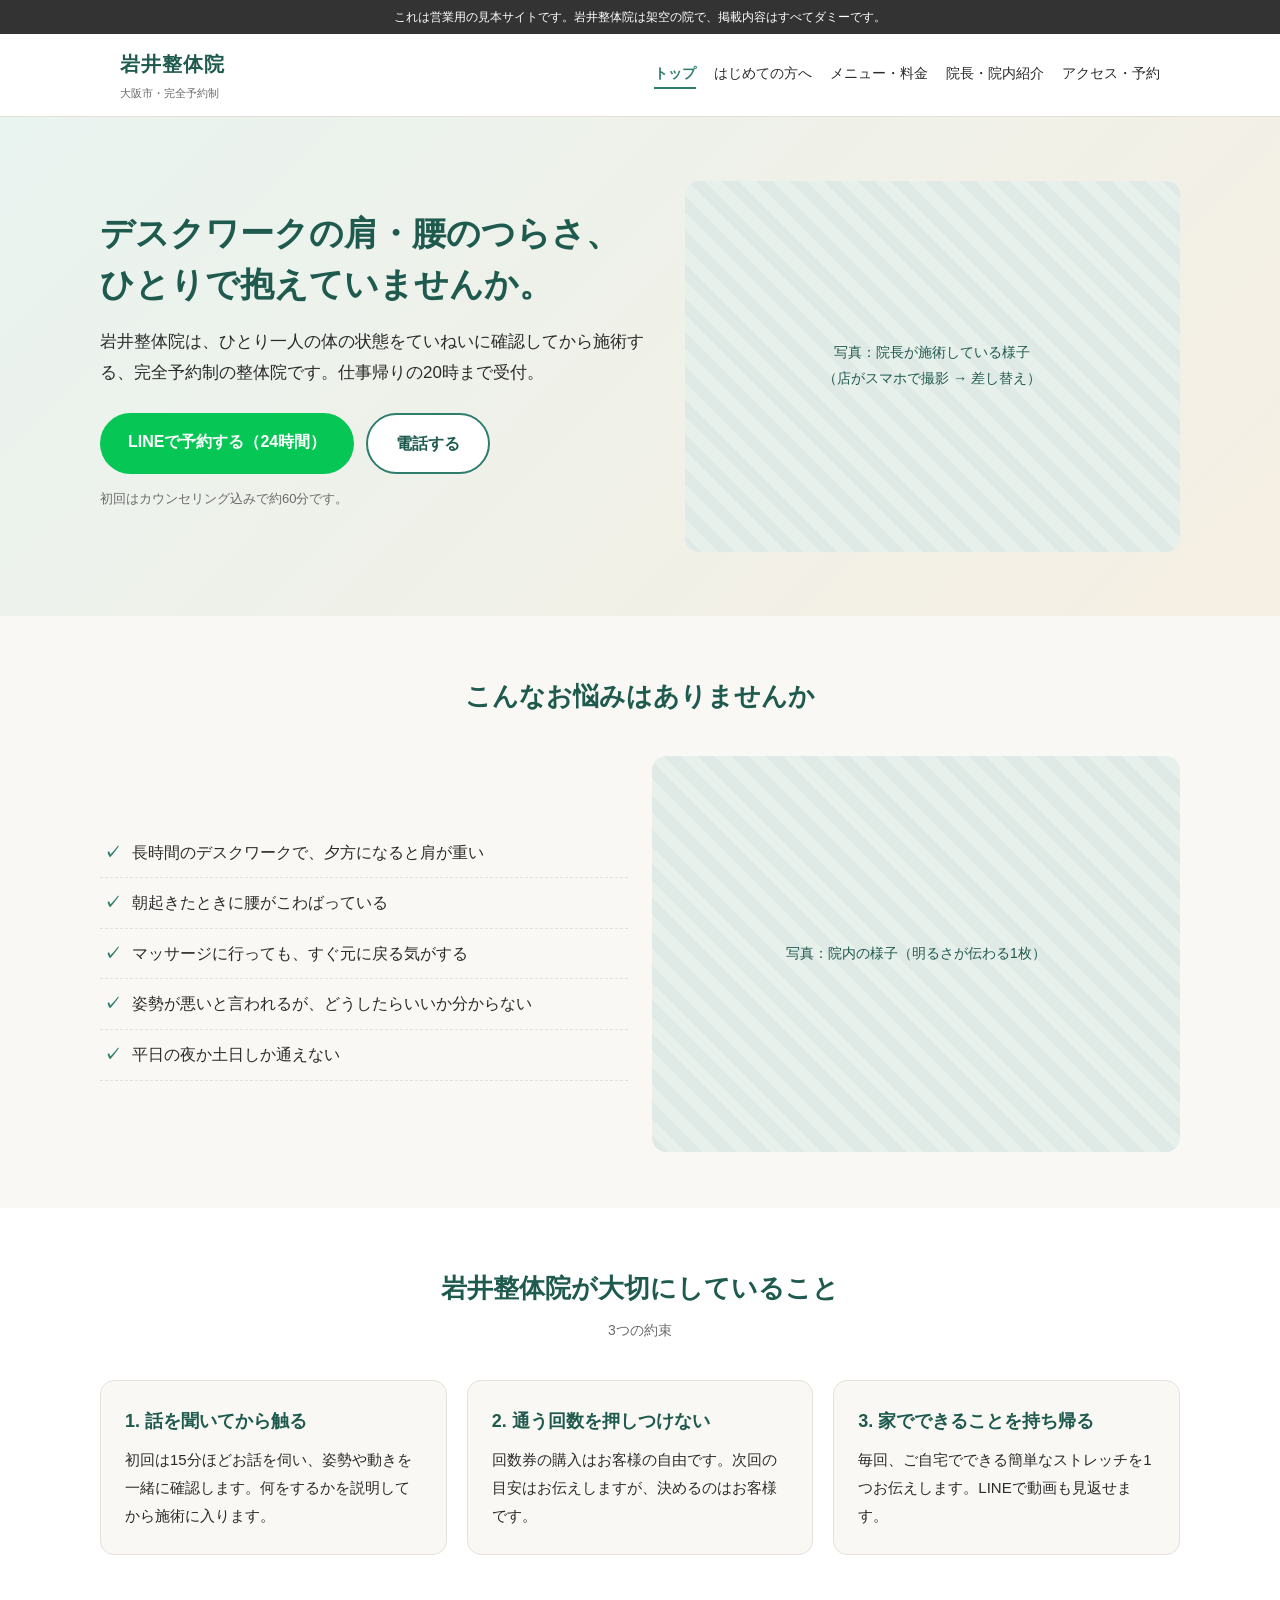
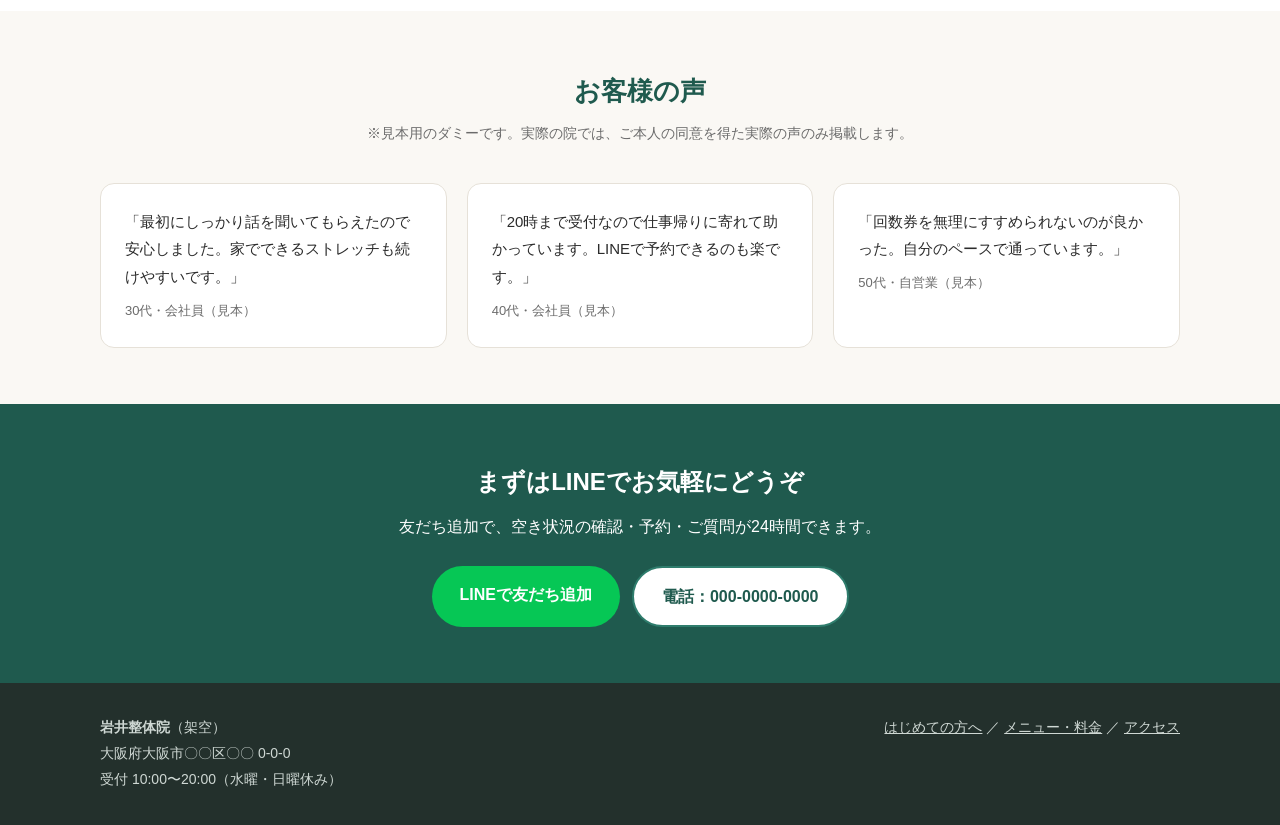
<file: seitai/sample_site/index.html>
<!DOCTYPE html>
<html lang="ja">
<head>
<meta charset="UTF-8">
<meta name="viewport" content="width=device-width, initial-scale=1">
<title>岩井整体院｜大阪市の整体（見本サイト）</title>
<meta name="description" content="大阪市の岩井整体院。肩や腰のつらさ、姿勢が気になる方へ。完全予約制・LINEで24時間予約受付。※営業用の見本サイトです。">
<meta name="robots" content="noindex">
<link rel="stylesheet" href="css/style.css">
</head>
<body>
<div class="sample-banner">これは営業用の見本サイトです。岩井整体院は架空の院で、掲載内容はすべてダミーです。</div>

<header class="site-header">
  <div class="header-inner">
    <a class="logo" href="index.html">岩井整体院<small>大阪市・完全予約制</small></a>
    <nav class="nav">
      <a href="index.html" aria-current="page">トップ</a>
      <a href="first.html">はじめての方へ</a>
      <a href="menu.html">メニュー・料金</a>
      <a href="about.html">院長・院内紹介</a>
      <a href="access.html">アクセス・予約</a>
    </nav>
  </div>
</header>

<main>
  <div class="hero">
    <div class="hero-inner">
      <div>
        <h1>デスクワークの肩・腰のつらさ、<br class="pc-only">ひとりで抱えていませんか。</h1>
        <p class="lead">岩井整体院は、ひとり一人の体の状態をていねいに確認してから施術する、完全予約制の整体院です。仕事帰りの20時まで受付。</p>
        <div class="cta">
          <a class="btn btn-line" href="#">LINEで予約する（24時間）</a>
          <a class="btn btn-tel" href="tel:000-0000-0000">電話する</a>
        </div>
        <p class="note">初回はカウンセリング込みで約60分です。</p>
      </div>
      <div class="photo">写真：院長が施術している様子<br>（店がスマホで撮影 → 差し替え）</div>
    </div>
  </div>

  <section>
    <div class="container">
      <div class="section-title">
        <h2>こんなお悩みはありませんか</h2>
      </div>
      <div class="grid-2">
        <ul class="check-list">
          <li>長時間のデスクワークで、夕方になると肩が重い</li>
          <li>朝起きたときに腰がこわばっている</li>
          <li>マッサージに行っても、すぐ元に戻る気がする</li>
          <li>姿勢が悪いと言われるが、どうしたらいいか分からない</li>
          <li>平日の夜か土日しか通えない</li>
        </ul>
        <div class="photo">写真：院内の様子（明るさが伝わる1枚）</div>
      </div>
    </div>
  </section>

  <section class="alt">
    <div class="container">
      <div class="section-title">
        <h2>岩井整体院が大切にしていること</h2>
        <p>3つの約束</p>
      </div>
      <div class="grid-3">
        <div class="card">
          <h3>1. 話を聞いてから触る</h3>
          <p>初回は15分ほどお話を伺い、姿勢や動きを一緒に確認します。何をするかを説明してから施術に入ります。</p>
        </div>
        <div class="card">
          <h3>2. 通う回数を押しつけない</h3>
          <p>回数券の購入はお客様の自由です。次回の目安はお伝えしますが、決めるのはお客様です。</p>
        </div>
        <div class="card">
          <h3>3. 家でできることを持ち帰る</h3>
          <p>毎回、ご自宅でできる簡単なストレッチを1つお伝えします。LINEで動画も見返せます。</p>
        </div>
      </div>
    </div>
  </section>

  <section>
    <div class="container">
      <div class="section-title">
        <h2>お客様の声</h2>
        <p>※見本用のダミーです。実際の院では、ご本人の同意を得た実際の声のみ掲載します。</p>
      </div>
      <div class="grid-3">
        <div class="card voice">
          <p>「最初にしっかり話を聞いてもらえたので安心しました。家でできるストレッチも続けやすいです。」</p>
          <p class="who">30代・会社員（見本）</p>
        </div>
        <div class="card voice">
          <p>「20時まで受付なので仕事帰りに寄れて助かっています。LINEで予約できるのも楽です。」</p>
          <p class="who">40代・会社員（見本）</p>
        </div>
        <div class="card voice">
          <p>「回数券を無理にすすめられないのが良かった。自分のペースで通っています。」</p>
          <p class="who">50代・自営業（見本）</p>
        </div>
      </div>
    </div>
  </section>

  <section class="cta-band">
    <div class="container">
      <h2>まずはLINEでお気軽にどうぞ</h2>
      <p>友だち追加で、空き状況の確認・予約・ご質問が24時間できます。</p>
      <div class="cta">
        <a class="btn btn-line" href="#">LINEで友だち追加</a>
        <a class="btn btn-tel" href="tel:000-0000-0000">電話：000-0000-0000</a>
      </div>
    </div>
  </section>
</main>

<footer class="site-footer">
  <div class="container">
    <div>
      <strong>岩井整体院</strong>（架空）<br>
      大阪府大阪市〇〇区〇〇 0-0-0<br>
      受付 10:00〜20:00（水曜・日曜休み）
    </div>
    <div>
      <a href="first.html">はじめての方へ</a> ／ <a href="menu.html">メニュー・料金</a> ／ <a href="access.html">アクセス</a>
    </div>
  </div>
</footer>

<div class="fixed-bar">
  <a class="tel" href="tel:000-0000-0000">電話する</a>
  <a class="line" href="#">LINE予約</a>
</div>
</body>
</html>
</file>
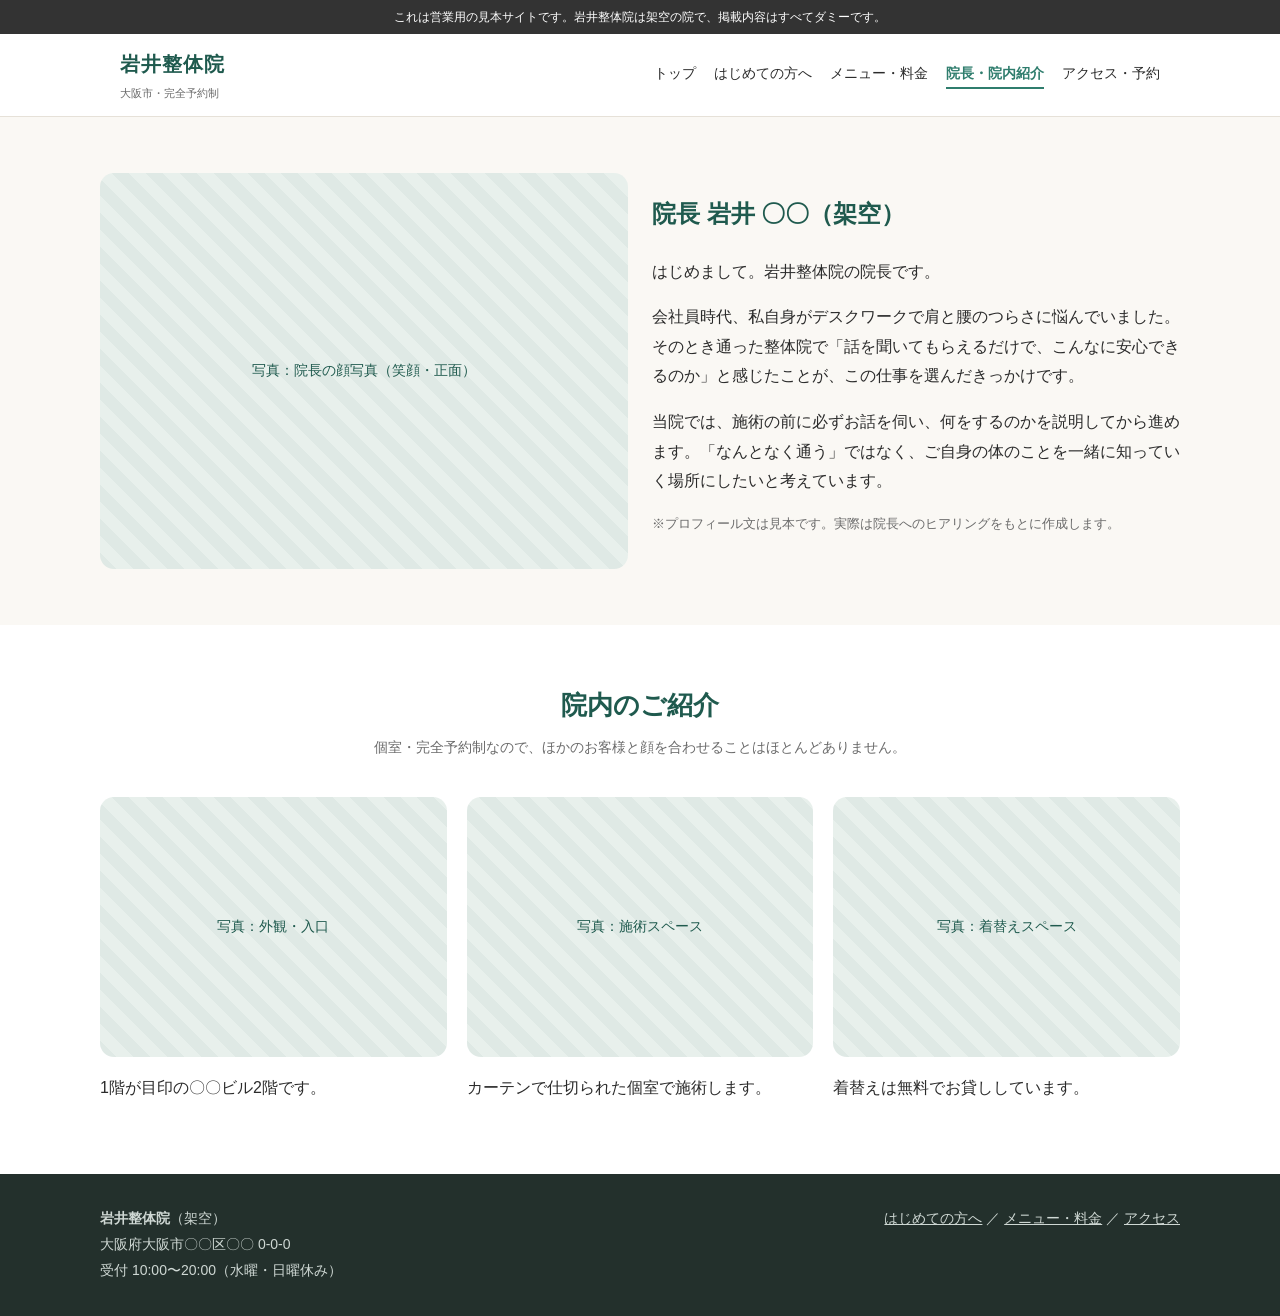
<file: seitai/sample_site/about.html>
<!DOCTYPE html>
<html lang="ja">
<head>
<meta charset="UTF-8">
<meta name="viewport" content="width=device-width, initial-scale=1">
<title>院長・院内紹介｜岩井整体院（見本サイト）</title>
<meta name="robots" content="noindex">
<link rel="stylesheet" href="css/style.css">
</head>
<body>
<div class="sample-banner">これは営業用の見本サイトです。岩井整体院は架空の院で、掲載内容はすべてダミーです。</div>

<header class="site-header">
  <div class="header-inner">
    <a class="logo" href="index.html">岩井整体院<small>大阪市・完全予約制</small></a>
    <nav class="nav">
      <a href="index.html">トップ</a>
      <a href="first.html">はじめての方へ</a>
      <a href="menu.html">メニュー・料金</a>
      <a href="about.html" aria-current="page">院長・院内紹介</a>
      <a href="access.html">アクセス・予約</a>
    </nav>
  </div>
</header>

<main>
  <section>
    <div class="container grid-2">
      <div class="photo">写真：院長の顔写真（笑顔・正面）</div>
      <div>
        <h2 style="color:var(--main-dark);margin-top:0">院長 岩井 〇〇（架空）</h2>
        <p>はじめまして。岩井整体院の院長です。</p>
        <p>会社員時代、私自身がデスクワークで肩と腰のつらさに悩んでいました。そのとき通った整体院で「話を聞いてもらえるだけで、こんなに安心できるのか」と感じたことが、この仕事を選んだきっかけです。</p>
        <p>当院では、施術の前に必ずお話を伺い、何をするのかを説明してから進めます。「なんとなく通う」ではなく、ご自身の体のことを一緒に知っていく場所にしたいと考えています。</p>
        <p class="note">※プロフィール文は見本です。実際は院長へのヒアリングをもとに作成します。</p>
      </div>
    </div>
  </section>

  <section class="alt">
    <div class="container">
      <div class="section-title">
        <h2>院内のご紹介</h2>
        <p>個室・完全予約制なので、ほかのお客様と顔を合わせることはほとんどありません。</p>
      </div>
      <div class="grid-3">
        <div>
          <div class="photo">写真：外観・入口</div>
          <p>1階が目印の〇〇ビル2階です。</p>
        </div>
        <div>
          <div class="photo">写真：施術スペース</div>
          <p>カーテンで仕切られた個室で施術します。</p>
        </div>
        <div>
          <div class="photo">写真：着替えスペース</div>
          <p>着替えは無料でお貸ししています。</p>
        </div>
      </div>
    </div>
  </section>
</main>

<footer class="site-footer">
  <div class="container">
    <div>
      <strong>岩井整体院</strong>（架空）<br>
      大阪府大阪市〇〇区〇〇 0-0-0<br>
      受付 10:00〜20:00（水曜・日曜休み）
    </div>
    <div>
      <a href="first.html">はじめての方へ</a> ／ <a href="menu.html">メニュー・料金</a> ／ <a href="access.html">アクセス</a>
    </div>
  </div>
</footer>

<div class="fixed-bar">
  <a class="tel" href="tel:000-0000-0000">電話する</a>
  <a class="line" href="#">LINE予約</a>
</div>
</body>
</html>
</file>
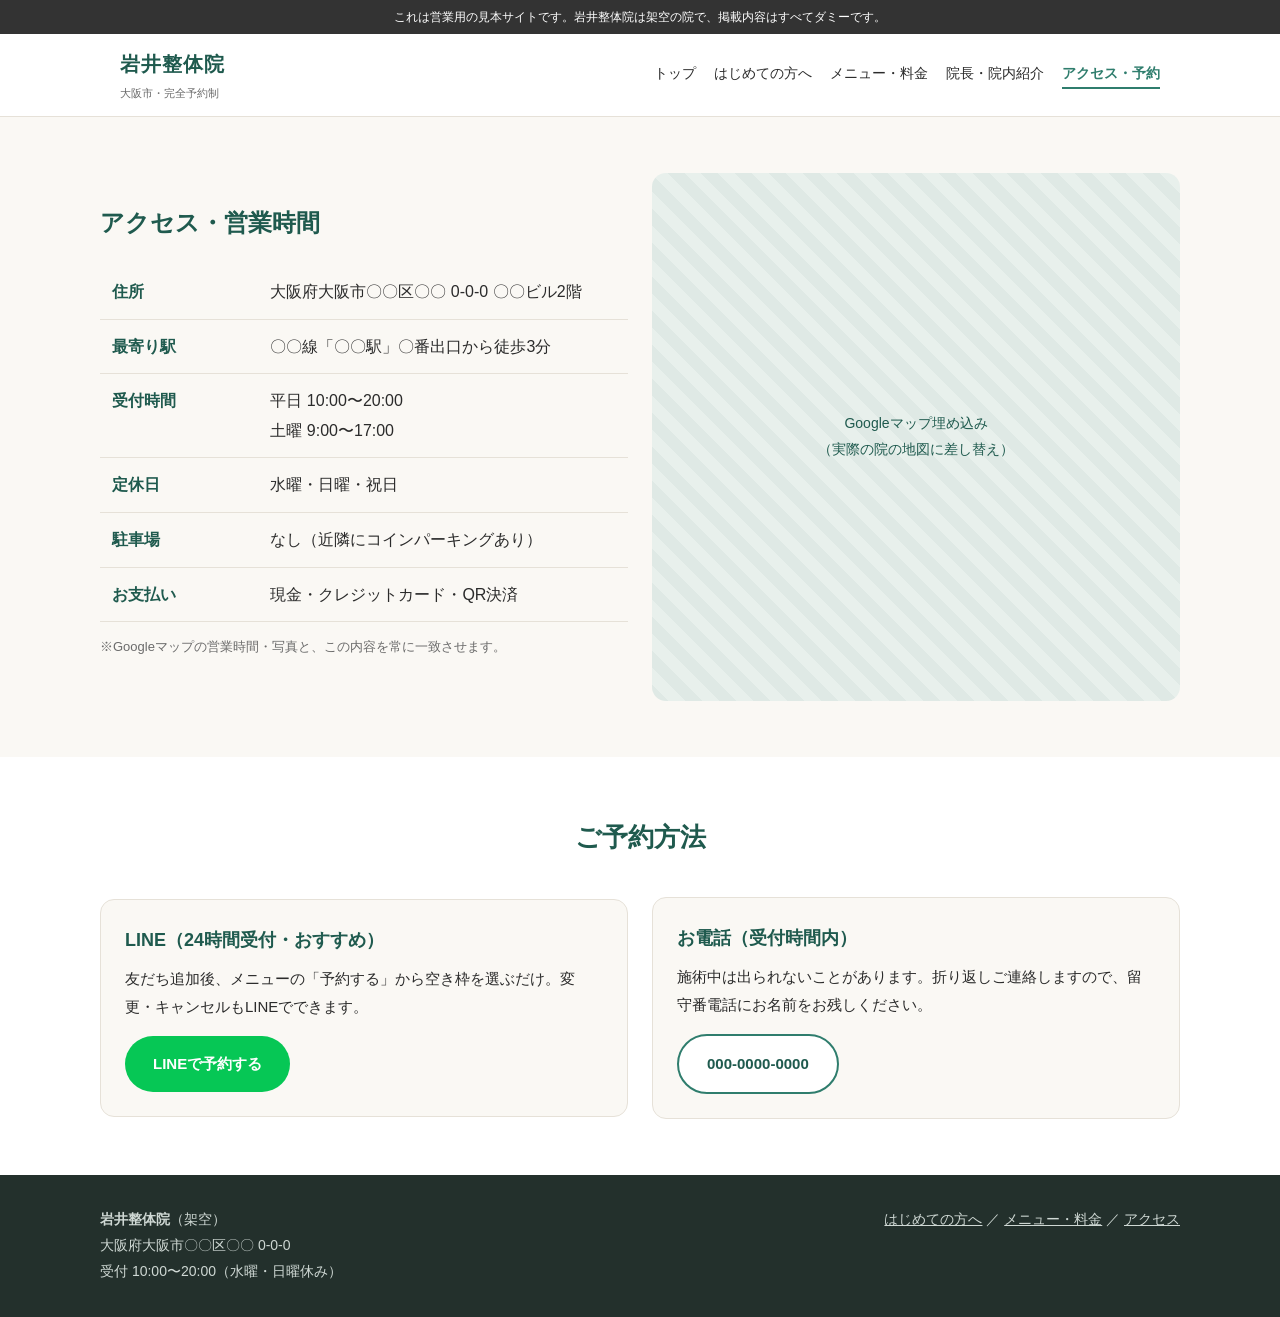
<file: seitai/sample_site/access.html>
<!DOCTYPE html>
<html lang="ja">
<head>
<meta charset="UTF-8">
<meta name="viewport" content="width=device-width, initial-scale=1">
<title>アクセス・予約｜岩井整体院（見本サイト）</title>
<meta name="robots" content="noindex">
<link rel="stylesheet" href="css/style.css">
</head>
<body>
<div class="sample-banner">これは営業用の見本サイトです。岩井整体院は架空の院で、掲載内容はすべてダミーです。</div>

<header class="site-header">
  <div class="header-inner">
    <a class="logo" href="index.html">岩井整体院<small>大阪市・完全予約制</small></a>
    <nav class="nav">
      <a href="index.html">トップ</a>
      <a href="first.html">はじめての方へ</a>
      <a href="menu.html">メニュー・料金</a>
      <a href="about.html">院長・院内紹介</a>
      <a href="access.html" aria-current="page">アクセス・予約</a>
    </nav>
  </div>
</header>

<main>
  <section>
    <div class="container grid-2">
      <div>
        <h2 style="color:var(--main-dark);margin-top:0">アクセス・営業時間</h2>
        <table class="info-table">
          <tr><th>住所</th><td>大阪府大阪市〇〇区〇〇 0-0-0 〇〇ビル2階</td></tr>
          <tr><th>最寄り駅</th><td>〇〇線「〇〇駅」〇番出口から徒歩3分</td></tr>
          <tr><th>受付時間</th><td>平日 10:00〜20:00<br>土曜 9:00〜17:00</td></tr>
          <tr><th>定休日</th><td>水曜・日曜・祝日</td></tr>
          <tr><th>駐車場</th><td>なし（近隣にコインパーキングあり）</td></tr>
          <tr><th>お支払い</th><td>現金・クレジットカード・QR決済</td></tr>
        </table>
        <p class="note">※Googleマップの営業時間・写真と、この内容を常に一致させます。</p>
      </div>
      <div class="photo" style="aspect-ratio:1/1">Googleマップ埋め込み<br>（実際の院の地図に差し替え）</div>
    </div>
  </section>

  <section class="alt">
    <div class="container">
      <div class="section-title">
        <h2>ご予約方法</h2>
      </div>
      <div class="grid-2">
        <div class="card">
          <h3>LINE（24時間受付・おすすめ）</h3>
          <p>友だち追加後、メニューの「予約する」から空き枠を選ぶだけ。変更・キャンセルもLINEでできます。</p>
          <p style="margin-top:16px"><a class="btn btn-line" href="#">LINEで予約する</a></p>
        </div>
        <div class="card">
          <h3>お電話（受付時間内）</h3>
          <p>施術中は出られないことがあります。折り返しご連絡しますので、留守番電話にお名前をお残しください。</p>
          <p style="margin-top:16px"><a class="btn btn-tel" href="tel:000-0000-0000">000-0000-0000</a></p>
        </div>
      </div>
    </div>
  </section>
</main>

<footer class="site-footer">
  <div class="container">
    <div>
      <strong>岩井整体院</strong>（架空）<br>
      大阪府大阪市〇〇区〇〇 0-0-0<br>
      受付 10:00〜20:00（水曜・日曜休み）
    </div>
    <div>
      <a href="first.html">はじめての方へ</a> ／ <a href="menu.html">メニュー・料金</a> ／ <a href="access.html">アクセス</a>
    </div>
  </div>
</footer>

<div class="fixed-bar">
  <a class="tel" href="tel:000-0000-0000">電話する</a>
  <a class="line" href="#">LINE予約</a>
</div>
</body>
</html>
</file>
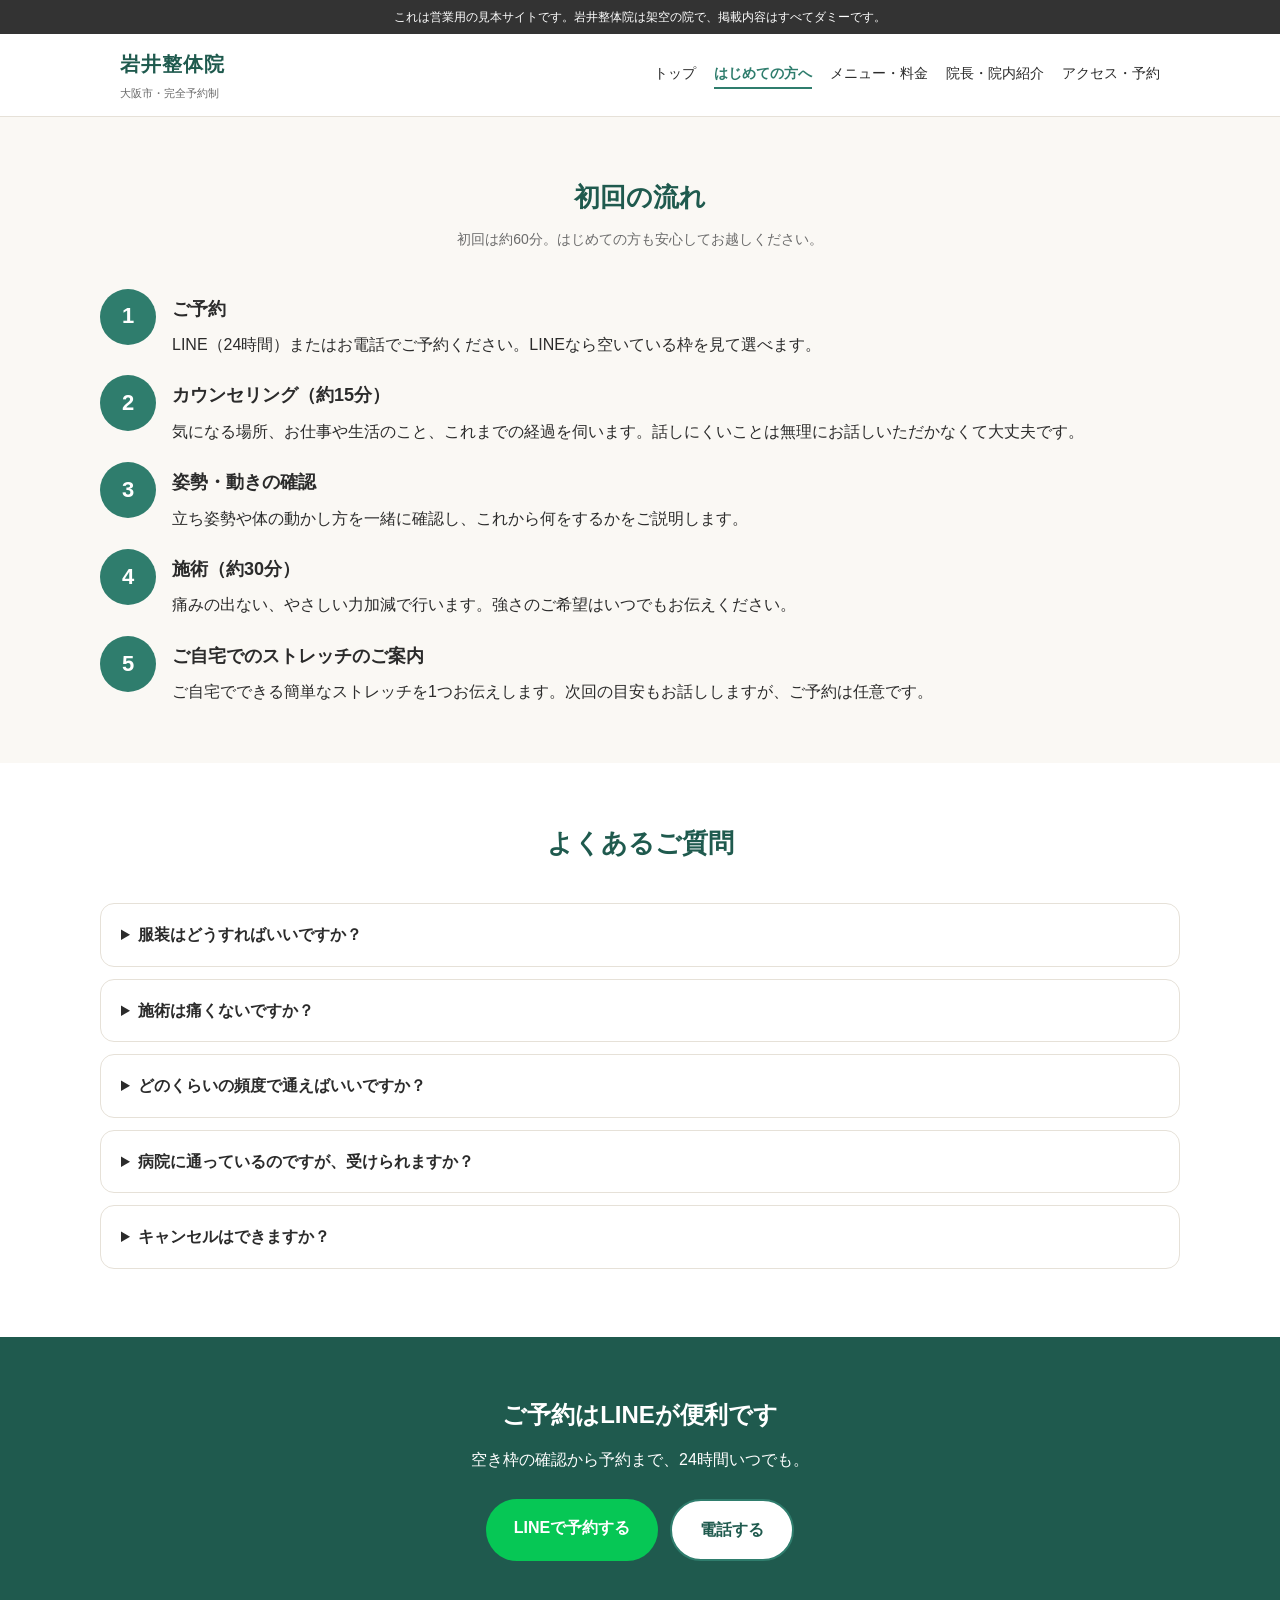
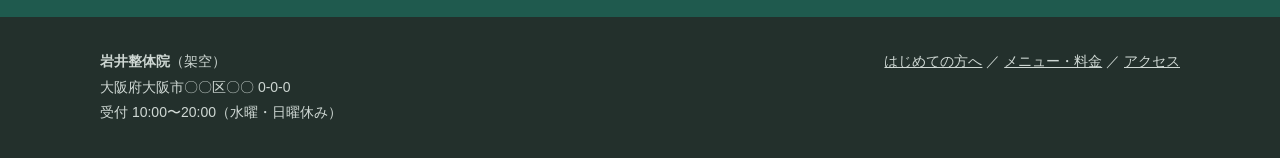
<file: seitai/sample_site/first.html>
<!DOCTYPE html>
<html lang="ja">
<head>
<meta charset="UTF-8">
<meta name="viewport" content="width=device-width, initial-scale=1">
<title>はじめての方へ｜岩井整体院（見本サイト）</title>
<meta name="robots" content="noindex">
<link rel="stylesheet" href="css/style.css">
</head>
<body>
<div class="sample-banner">これは営業用の見本サイトです。岩井整体院は架空の院で、掲載内容はすべてダミーです。</div>

<header class="site-header">
  <div class="header-inner">
    <a class="logo" href="index.html">岩井整体院<small>大阪市・完全予約制</small></a>
    <nav class="nav">
      <a href="index.html">トップ</a>
      <a href="first.html" aria-current="page">はじめての方へ</a>
      <a href="menu.html">メニュー・料金</a>
      <a href="about.html">院長・院内紹介</a>
      <a href="access.html">アクセス・予約</a>
    </nav>
  </div>
</header>

<main>
  <section>
    <div class="container">
      <div class="section-title">
        <h2>初回の流れ</h2>
        <p>初回は約60分。はじめての方も安心してお越しください。</p>
      </div>
      <div class="steps">
        <div class="step">
          <div>
            <h3>ご予約</h3>
            <p>LINE（24時間）またはお電話でご予約ください。LINEなら空いている枠を見て選べます。</p>
          </div>
        </div>
        <div class="step">
          <div>
            <h3>カウンセリング（約15分）</h3>
            <p>気になる場所、お仕事や生活のこと、これまでの経過を伺います。話しにくいことは無理にお話しいただかなくて大丈夫です。</p>
          </div>
        </div>
        <div class="step">
          <div>
            <h3>姿勢・動きの確認</h3>
            <p>立ち姿勢や体の動かし方を一緒に確認し、これから何をするかをご説明します。</p>
          </div>
        </div>
        <div class="step">
          <div>
            <h3>施術（約30分）</h3>
            <p>痛みの出ない、やさしい力加減で行います。強さのご希望はいつでもお伝えください。</p>
          </div>
        </div>
        <div class="step">
          <div>
            <h3>ご自宅でのストレッチのご案内</h3>
            <p>ご自宅でできる簡単なストレッチを1つお伝えします。次回の目安もお話ししますが、ご予約は任意です。</p>
          </div>
        </div>
      </div>
    </div>
  </section>

  <section class="alt">
    <div class="container">
      <div class="section-title">
        <h2>よくあるご質問</h2>
      </div>
      <details>
        <summary>服装はどうすればいいですか？</summary>
        <p>動きやすい服装でお越しください。着替え（Tシャツ・ハーフパンツ）も無料でお貸ししています。</p>
      </details>
      <details>
        <summary>施術は痛くないですか？</summary>
        <p>ボキボキと鳴らすような施術は行いません。力加減はその都度確認しながら進めます。</p>
      </details>
      <details>
        <summary>どのくらいの頻度で通えばいいですか？</summary>
        <p>お体の状態とご都合をふまえて目安をお伝えしますが、通う頻度はお客様が決めていただけます。回数券の購入も必須ではありません。</p>
      </details>
      <details>
        <summary>病院に通っているのですが、受けられますか？</summary>
        <p>通院中の方や強い痛み・しびれがある方は、まず医師にご相談ください。整体は医療行為ではないため、診断や治療は行っておりません。</p>
      </details>
      <details>
        <summary>キャンセルはできますか？</summary>
        <p>LINEから前日までキャンセル・変更ができます。当日の場合はお電話ください。</p>
      </details>
    </div>
  </section>

  <section class="cta-band">
    <div class="container">
      <h2>ご予約はLINEが便利です</h2>
      <p>空き枠の確認から予約まで、24時間いつでも。</p>
      <div class="cta">
        <a class="btn btn-line" href="#">LINEで予約する</a>
        <a class="btn btn-tel" href="tel:000-0000-0000">電話する</a>
      </div>
    </div>
  </section>
</main>

<footer class="site-footer">
  <div class="container">
    <div>
      <strong>岩井整体院</strong>（架空）<br>
      大阪府大阪市〇〇区〇〇 0-0-0<br>
      受付 10:00〜20:00（水曜・日曜休み）
    </div>
    <div>
      <a href="first.html">はじめての方へ</a> ／ <a href="menu.html">メニュー・料金</a> ／ <a href="access.html">アクセス</a>
    </div>
  </div>
</footer>

<div class="fixed-bar">
  <a class="tel" href="tel:000-0000-0000">電話する</a>
  <a class="line" href="#">LINE予約</a>
</div>
</body>
</html>
</file>
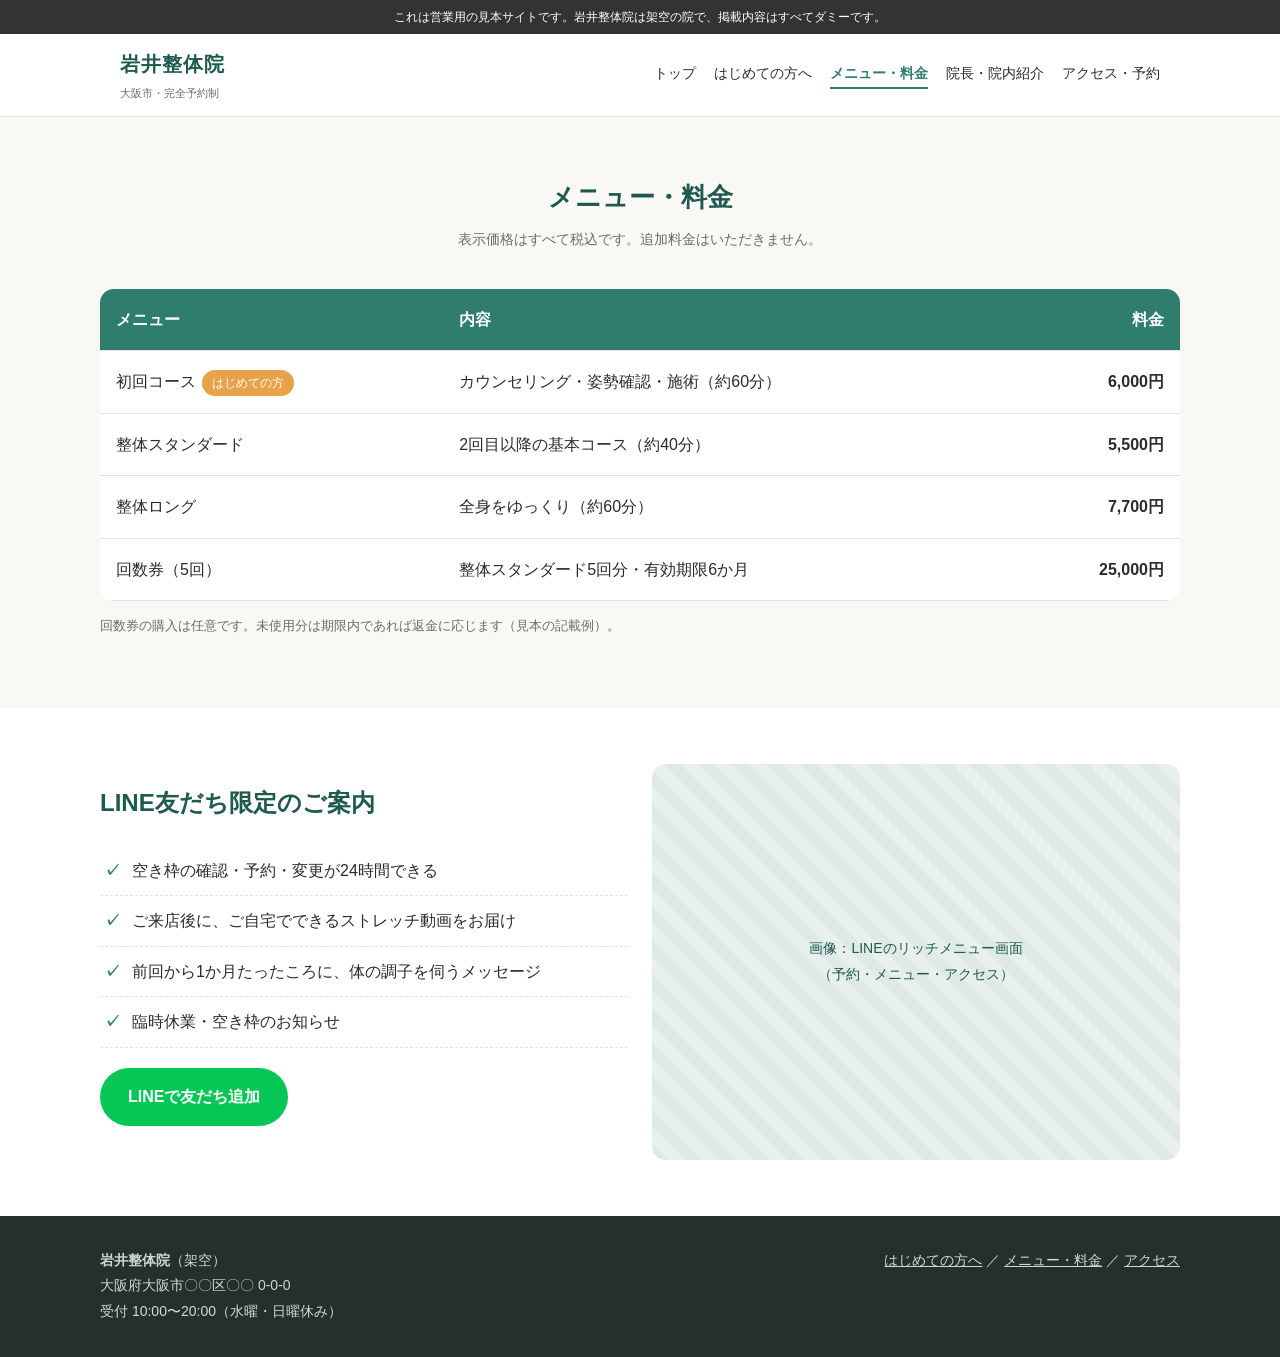
<file: seitai/sample_site/menu.html>
<!DOCTYPE html>
<html lang="ja">
<head>
<meta charset="UTF-8">
<meta name="viewport" content="width=device-width, initial-scale=1">
<title>メニュー・料金｜岩井整体院（見本サイト）</title>
<meta name="robots" content="noindex">
<link rel="stylesheet" href="css/style.css">
</head>
<body>
<div class="sample-banner">これは営業用の見本サイトです。岩井整体院は架空の院で、掲載内容はすべてダミーです。</div>

<header class="site-header">
  <div class="header-inner">
    <a class="logo" href="index.html">岩井整体院<small>大阪市・完全予約制</small></a>
    <nav class="nav">
      <a href="index.html">トップ</a>
      <a href="first.html">はじめての方へ</a>
      <a href="menu.html" aria-current="page">メニュー・料金</a>
      <a href="about.html">院長・院内紹介</a>
      <a href="access.html">アクセス・予約</a>
    </nav>
  </div>
</header>

<main>
  <section>
    <div class="container">
      <div class="section-title">
        <h2>メニュー・料金</h2>
        <p>表示価格はすべて税込です。追加料金はいただきません。</p>
      </div>
      <table class="price-table">
        <thead>
          <tr><th>メニュー</th><th>内容</th><th style="text-align:right">料金</th></tr>
        </thead>
        <tbody>
          <tr>
            <td>初回コース<span class="badge">はじめての方</span></td>
            <td>カウンセリング・姿勢確認・施術（約60分）</td>
            <td class="price">6,000円</td>
          </tr>
          <tr>
            <td>整体スタンダード</td>
            <td>2回目以降の基本コース（約40分）</td>
            <td class="price">5,500円</td>
          </tr>
          <tr>
            <td>整体ロング</td>
            <td>全身をゆっくり（約60分）</td>
            <td class="price">7,700円</td>
          </tr>
          <tr>
            <td>回数券（5回）</td>
            <td>整体スタンダード5回分・有効期限6か月</td>
            <td class="price">25,000円</td>
          </tr>
        </tbody>
      </table>
      <p class="note">回数券の購入は任意です。未使用分は期限内であれば返金に応じます（見本の記載例）。</p>
    </div>
  </section>

  <section class="alt">
    <div class="container grid-2">
      <div>
        <h2 style="color:var(--main-dark);margin-top:0">LINE友だち限定のご案内</h2>
        <ul class="check-list">
          <li>空き枠の確認・予約・変更が24時間できる</li>
          <li>ご来店後に、ご自宅でできるストレッチ動画をお届け</li>
          <li>前回から1か月たったころに、体の調子を伺うメッセージ</li>
          <li>臨時休業・空き枠のお知らせ</li>
        </ul>
        <p style="margin-top:20px"><a class="btn btn-line" href="#">LINEで友だち追加</a></p>
      </div>
      <div class="photo">画像：LINEのリッチメニュー画面<br>（予約・メニュー・アクセス）</div>
    </div>
  </section>
</main>

<footer class="site-footer">
  <div class="container">
    <div>
      <strong>岩井整体院</strong>（架空）<br>
      大阪府大阪市〇〇区〇〇 0-0-0<br>
      受付 10:00〜20:00（水曜・日曜休み）
    </div>
    <div>
      <a href="first.html">はじめての方へ</a> ／ <a href="menu.html">メニュー・料金</a> ／ <a href="access.html">アクセス</a>
    </div>
  </div>
</footer>

<div class="fixed-bar">
  <a class="tel" href="tel:000-0000-0000">電話する</a>
  <a class="line" href="#">LINE予約</a>
</div>
</body>
</html>
</file>
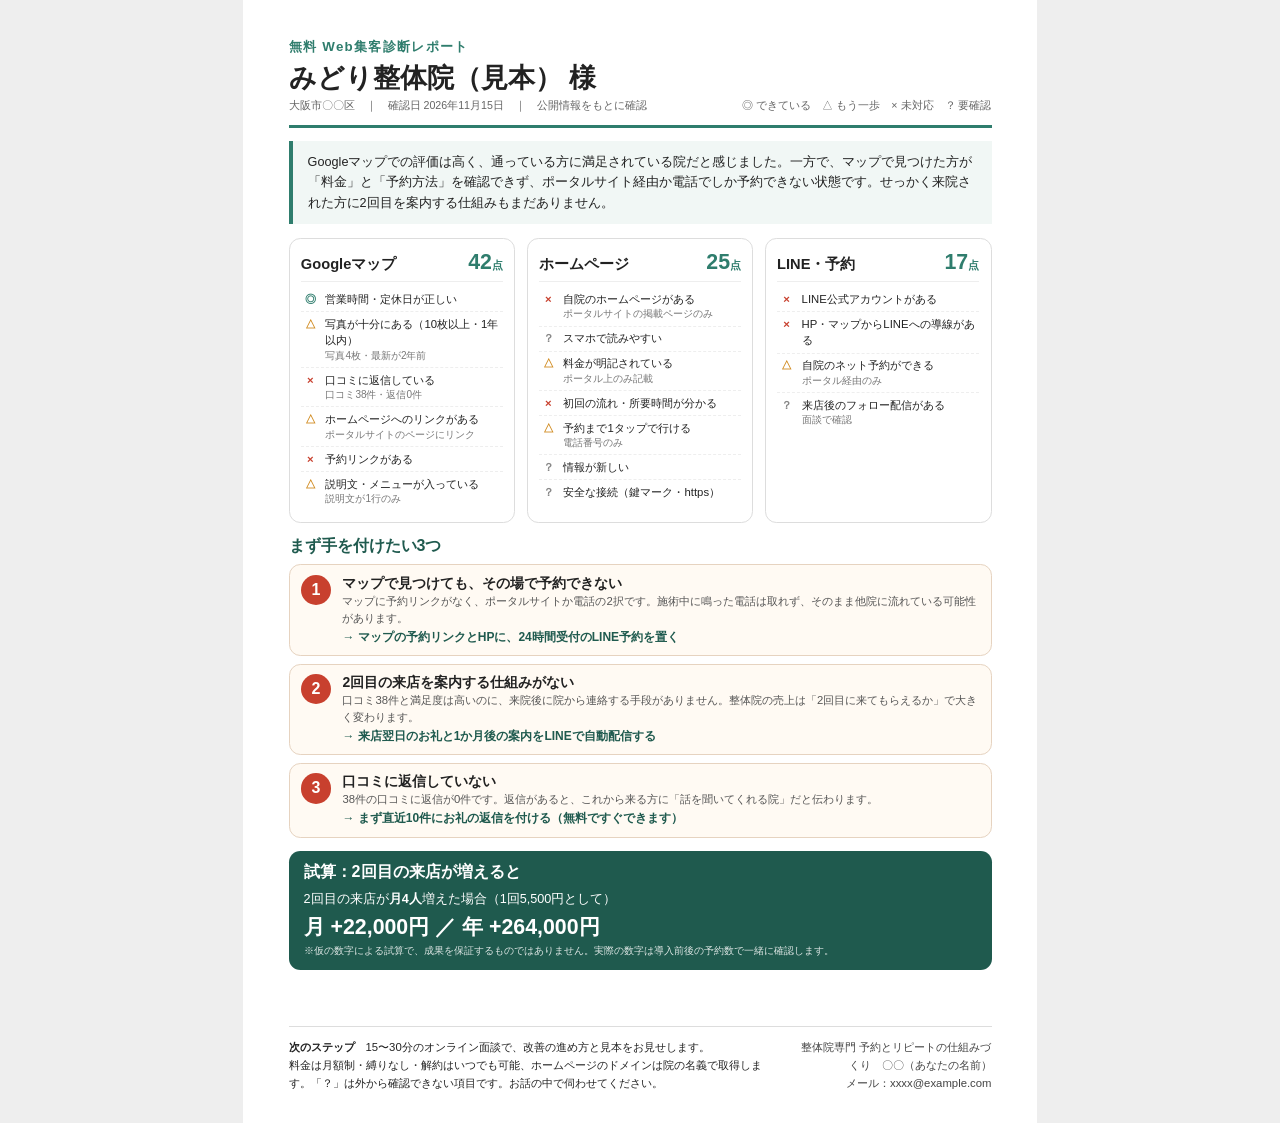
<file: seitai/diagnosis/samples/みどり整体院（見本）_診断レポート.html>
<!DOCTYPE html>
<html lang="ja"><head><meta charset="UTF-8">
<title>みどり整体院（見本） 様 Web集客診断レポート</title>
<style>
@page { size: A4; margin: 0; }
* { box-sizing: border-box; }
body { margin: 0; font-family: "Hiragino Kaku Gothic ProN","Noto Sans JP","Yu Gothic",sans-serif;
       color: #222; background: #eee; -webkit-print-color-adjust: exact; print-color-adjust: exact; }
.page { width: 210mm; height: 297mm; margin: 0 auto; background: #fff; padding: 10mm 12mm 8mm;
        display: flex; flex-direction: column; gap: 3.5mm; overflow: hidden; }
@media print { body { background: #fff; } .page { margin: 0; } }
header { display: flex; justify-content: space-between; align-items: flex-end;
         border-bottom: 3px solid #2f7d6d; padding-bottom: 3mm; }
.kicker { color: #2f7d6d; font-weight: 700; font-size: 10pt; letter-spacing: .1em; }
h1 { margin: 1mm 0; font-size: 20pt; }
.meta { font-size: 8pt; color: #666; }
.legend { font-size: 8pt; color: #666; white-space: nowrap; }
.summary { margin: 0; font-size: 9.5pt; line-height: 1.6; background: #f1f7f5; padding: 3mm 4mm;
           border-left: 4px solid #2f7d6d; }
h2 { font-size: 12pt; margin: 0 0 2mm; color: #1f5a4e; }
.areas { display: grid; grid-template-columns: repeat(3, 1fr); gap: 3mm; }
.area { border: 1px solid #ddd; border-radius: 3mm; padding: 3mm; }
.area-head { display: flex; justify-content: space-between; align-items: baseline;
             border-bottom: 1px solid #eee; padding-bottom: 1.5mm; margin-bottom: 1.5mm; }
.area h3 { margin: 0; font-size: 11pt; }
.score { font-size: 16pt; font-weight: 700; color: #2f7d6d; }
.score small { font-size: 8pt; }
.area ul { list-style: none; margin: 0; padding: 0; }
.area li { display: grid; grid-template-columns: 5mm 1fr; gap: 1.5mm; padding: 1mm 0;
           border-bottom: 1px dashed #eee; font-size: 8.5pt; line-height: 1.45; }
.area li:last-child { border-bottom: 0; }
.mark { font-weight: 700; text-align: center; }
.ok .mark { color: #2f7d6d; } .warn .mark { color: #d08a1e; }
.ng .mark { color: #c8402e; } .unknown .mark { color: #888; }
.note { color: #777; font-size: 7.5pt; }
.issues { display: grid; gap: 2mm; }
.issue { display: grid; grid-template-columns: 8mm 1fr; gap: 3mm; border: 1px solid #e6d3c0;
         background: #fffaf3; border-radius: 3mm; padding: 2.5mm 3mm; }
.num { width: 8mm; height: 8mm; border-radius: 50%; background: #c8402e; color: #fff;
       display: flex; align-items: center; justify-content: center; font-weight: 700; }
.issue-title { font-weight: 700; font-size: 10.5pt; }
.issue-detail { font-size: 8.5pt; color: #555; line-height: 1.5; }
.issue-fix { font-size: 9pt; color: #1f5a4e; font-weight: 700; margin-top: .5mm; }
.sim { background: #1f5a4e; color: #fff; border-radius: 3mm; padding: 3mm 4mm; }
.sim h2 { color: #fff; }
.sim p { margin: 0; font-size: 9.5pt; }
.sim .big { display: block; font-size: 16pt; font-weight: 700; margin: 1mm 0; }
.sim .caveat { font-size: 7.5pt; opacity: .85; }
footer { margin-top: auto; display: flex; justify-content: space-between; gap: 6mm;
         border-top: 1px solid #ddd; padding-top: 3mm; font-size: 8.5pt; line-height: 1.6; }
.sender { text-align: right; max-width: 62mm; color: #444; }
</style></head>
<body><div class="page">
<header>
  <div>
    <div class="kicker">無料 Web集客診断レポート</div>
    <h1>みどり整体院（見本） 様</h1>
    <div class="meta">大阪市〇〇区　｜　確認日 2026年11月15日　｜　公開情報をもとに確認</div>
  </div>
  <div class="legend">◎ できている　△ もう一歩　× 未対応　？ 要確認</div>
</header>

<p class="summary">Googleマップでの評価は高く、通っている方に満足されている院だと感じました。一方で、マップで見つけた方が「料金」と「予約方法」を確認できず、ポータルサイト経由か電話でしか予約できない状態です。せっかく来院された方に2回目を案内する仕組みもまだありません。</p>

<section class="areas"><div class="area"><div class="area-head"><h3>Googleマップ</h3><div class="score">42<small>点</small></div></div><ul><li class="ok"><span class="mark">◎</span><div><div class="label">営業時間・定休日が正しい</div></div></li><li class="warn"><span class="mark">△</span><div><div class="label">写真が十分にある（10枚以上・1年以内）</div><div class="note">写真4枚・最新が2年前</div></div></li><li class="ng"><span class="mark">×</span><div><div class="label">口コミに返信している</div><div class="note">口コミ38件・返信0件</div></div></li><li class="warn"><span class="mark">△</span><div><div class="label">ホームページへのリンクがある</div><div class="note">ポータルサイトのページにリンク</div></div></li><li class="ng"><span class="mark">×</span><div><div class="label">予約リンクがある</div></div></li><li class="warn"><span class="mark">△</span><div><div class="label">説明文・メニューが入っている</div><div class="note">説明文が1行のみ</div></div></li></ul></div><div class="area"><div class="area-head"><h3>ホームページ</h3><div class="score">25<small>点</small></div></div><ul><li class="ng"><span class="mark">×</span><div><div class="label">自院のホームページがある</div><div class="note">ポータルサイトの掲載ページのみ</div></div></li><li class="unknown"><span class="mark">？</span><div><div class="label">スマホで読みやすい</div></div></li><li class="warn"><span class="mark">△</span><div><div class="label">料金が明記されている</div><div class="note">ポータル上のみ記載</div></div></li><li class="ng"><span class="mark">×</span><div><div class="label">初回の流れ・所要時間が分かる</div></div></li><li class="warn"><span class="mark">△</span><div><div class="label">予約まで1タップで行ける</div><div class="note">電話番号のみ</div></div></li><li class="unknown"><span class="mark">？</span><div><div class="label">情報が新しい</div></div></li><li class="unknown"><span class="mark">？</span><div><div class="label">安全な接続（鍵マーク・https）</div></div></li></ul></div><div class="area"><div class="area-head"><h3>LINE・予約</h3><div class="score">17<small>点</small></div></div><ul><li class="ng"><span class="mark">×</span><div><div class="label">LINE公式アカウントがある</div></div></li><li class="ng"><span class="mark">×</span><div><div class="label">HP・マップからLINEへの導線がある</div></div></li><li class="warn"><span class="mark">△</span><div><div class="label">自院のネット予約ができる</div><div class="note">ポータル経由のみ</div></div></li><li class="unknown"><span class="mark">？</span><div><div class="label">来店後のフォロー配信がある</div><div class="note">面談で確認</div></div></li></ul></div></section>

<section>
  <h2>まず手を付けたい3つ</h2>
  <div class="issues"><div class="issue"><div class="num">1</div><div><div class="issue-title">マップで見つけても、その場で予約できない</div><div class="issue-detail">マップに予約リンクがなく、ポータルサイトか電話の2択です。施術中に鳴った電話は取れず、そのまま他院に流れている可能性があります。</div><div class="issue-fix">→ マップの予約リンクとHPに、24時間受付のLINE予約を置く</div></div></div><div class="issue"><div class="num">2</div><div><div class="issue-title">2回目の来店を案内する仕組みがない</div><div class="issue-detail">口コミ38件と満足度は高いのに、来院後に院から連絡する手段がありません。整体院の売上は「2回目に来てもらえるか」で大きく変わります。</div><div class="issue-fix">→ 来店翌日のお礼と1か月後の案内をLINEで自動配信する</div></div></div><div class="issue"><div class="num">3</div><div><div class="issue-title">口コミに返信していない</div><div class="issue-detail">38件の口コミに返信が0件です。返信があると、これから来る方に「話を聞いてくれる院」だと伝わります。</div><div class="issue-fix">→ まず直近10件にお礼の返信を付ける（無料ですぐできます）</div></div></div></div>
</section>

<div class="sim"><h2>試算：2回目の来店が増えると</h2><p>2回目の来店が<strong>月4人</strong>増えた場合（1回5,500円として）<span class="big">月 +22,000円 ／ 年 +264,000円</span></p><p class="caveat">※仮の数字による試算で、成果を保証するものではありません。実際の数字は導入前後の予約数で一緒に確認します。</p></div>

<footer>
  <div class="next">
    <strong>次のステップ</strong>　15〜30分のオンライン面談で、改善の進め方と見本をお見せします。<br>
    料金は月額制・縛りなし・解約はいつでも可能、ホームページのドメインは院の名義で取得します。「？」は外から確認できない項目です。お話の中で伺わせてください。
  </div>
  <div class="sender">整体院専門 予約とリピートの仕組みづくり　〇〇（あなたの名前）<br>メール：xxxx@example.com</div>
</footer>
</div></body></html>
</file>
<file: seitai/sample_site/css/style.css>
/* 岩井整体院（架空）見本サイト — 共通スタイル */
:root {
  --main: #2f7d6d;
  --main-dark: #1f5a4e;
  --accent: #e8a24a;
  --line: #06c755;
  --bg: #faf8f4;
  --card: #ffffff;
  --text: #2b2b2b;
  --muted: #6b6b6b;
  --border: #e6e1d8;
  --radius: 14px;
}

* { box-sizing: border-box; }
html { scroll-behavior: smooth; }
body {
  margin: 0;
  font-family: "Hiragino Kaku Gothic ProN", "Noto Sans JP", "Yu Gothic", sans-serif;
  color: var(--text);
  background: var(--bg);
  line-height: 1.85;
  font-size: 16px;
  padding-bottom: 72px; /* スマホ固定バー分 */
}
img { max-width: 100%; display: block; }
a { color: var(--main); }

.sample-banner {
  background: #333;
  color: #fff;
  font-size: 12px;
  text-align: center;
  padding: 6px 12px;
}

/* ヘッダー */
.site-header {
  background: var(--card);
  border-bottom: 1px solid var(--border);
  position: sticky;
  top: 0;
  z-index: 10;
}
.header-inner {
  max-width: 1080px;
  margin: 0 auto;
  padding: 12px 20px;
  display: flex;
  align-items: center;
  justify-content: space-between;
  gap: 16px;
  flex-wrap: wrap;
}
.logo {
  font-weight: 700;
  font-size: 20px;
  color: var(--main-dark);
  text-decoration: none;
  letter-spacing: .05em;
}
.logo small { display: block; font-size: 11px; color: var(--muted); font-weight: 400; letter-spacing: 0; }
.nav { display: flex; gap: 18px; flex-wrap: wrap; }
.nav a { color: var(--text); text-decoration: none; font-size: 14px; }
.nav a[aria-current="page"] { color: var(--main); font-weight: 700; border-bottom: 2px solid var(--main); }

/* ボタン */
.btn {
  display: inline-block;
  padding: 14px 28px;
  border-radius: 999px;
  font-weight: 700;
  text-decoration: none;
  text-align: center;
}
.btn-line { background: var(--line); color: #fff; }
.btn-tel { background: #fff; color: var(--main-dark); border: 2px solid var(--main); }

/* ヒーロー */
.hero {
  background: linear-gradient(135deg, #e9f3ef 0%, #f6efe3 100%);
  padding: 64px 20px;
}
.hero-inner { max-width: 1080px; margin: 0 auto; display: grid; grid-template-columns: 1.1fr 1fr; gap: 40px; align-items: center; }
.hero h1 { font-size: 34px; line-height: 1.5; margin: 0 0 16px; color: var(--main-dark); }
.hero p.lead { font-size: 17px; margin: 0 0 24px; }
.hero .cta { display: flex; gap: 12px; flex-wrap: wrap; }

/* 写真プレースホルダー（店から写真をもらって差し替える場所） */
.photo {
  background: repeating-linear-gradient(45deg, #dfe9e5, #dfe9e5 12px, #e8f0ec 12px, #e8f0ec 24px);
  border-radius: var(--radius);
  aspect-ratio: 4 / 3;
  display: flex;
  align-items: center;
  justify-content: center;
  color: var(--main-dark);
  font-size: 14px;
  text-align: center;
  padding: 12px;
}

/* セクション */
section { padding: 56px 20px; }
.container { max-width: 1080px; margin: 0 auto; }
.section-title { text-align: center; margin-bottom: 36px; }
.section-title h2 { font-size: 26px; margin: 0; color: var(--main-dark); }
.section-title p { margin: 6px 0 0; color: var(--muted); font-size: 14px; }
.alt { background: var(--card); }

.grid-3 { display: grid; grid-template-columns: repeat(3, 1fr); gap: 20px; }
.grid-2 { display: grid; grid-template-columns: repeat(2, 1fr); gap: 24px; align-items: center; }
.card {
  background: var(--card);
  border: 1px solid var(--border);
  border-radius: var(--radius);
  padding: 24px;
}
.alt .card { background: var(--bg); }
.card h3 { margin: 0 0 8px; font-size: 18px; color: var(--main-dark); }
.card p { margin: 0; font-size: 15px; }

.check-list { list-style: none; padding: 0; margin: 0; }
.check-list li { padding: 10px 0 10px 32px; position: relative; border-bottom: 1px dashed var(--border); }
.check-list li::before { content: "✓"; position: absolute; left: 4px; color: var(--main); font-weight: 700; }

/* 料金表 */
.price-table { width: 100%; border-collapse: collapse; background: var(--card); border-radius: var(--radius); overflow: hidden; }
.price-table th, .price-table td { padding: 16px; border-bottom: 1px solid var(--border); text-align: left; }
.price-table th { background: var(--main); color: #fff; font-weight: 700; }
.price-table td.price { text-align: right; font-weight: 700; white-space: nowrap; }
.badge { display: inline-block; background: var(--accent); color: #fff; font-size: 12px; padding: 2px 10px; border-radius: 999px; margin-left: 6px; vertical-align: middle; }

/* 流れ */
.steps { counter-reset: step; display: grid; gap: 16px; }
.step { display: grid; grid-template-columns: 56px 1fr; gap: 16px; align-items: start; }
.step::before {
  counter-increment: step;
  content: counter(step);
  width: 56px; height: 56px; border-radius: 50%;
  background: var(--main); color: #fff; font-size: 22px; font-weight: 700;
  display: flex; align-items: center; justify-content: center;
}
.step h3 { margin: 4px 0 4px; font-size: 18px; }
.step p { margin: 0; }

/* お客様の声 */
.voice { font-size: 15px; }
.voice .who { color: var(--muted); font-size: 13px; margin-top: 8px; }

/* FAQ */
details { background: var(--card); border: 1px solid var(--border); border-radius: var(--radius); padding: 16px 20px; margin-bottom: 12px; }
summary { font-weight: 700; cursor: pointer; }
details p { margin: 12px 0 0; }

/* 情報テーブル */
.info-table { width: 100%; border-collapse: collapse; }
.info-table th, .info-table td { padding: 12px; border-bottom: 1px solid var(--border); text-align: left; vertical-align: top; }
.info-table th { width: 30%; color: var(--main-dark); }

/* CTA帯 */
.cta-band { background: var(--main-dark); color: #fff; text-align: center; }
.cta-band h2 { color: #fff; margin: 0 0 8px; }
.cta-band p { margin: 0 0 24px; }
.cta-band .cta { display: flex; gap: 12px; justify-content: center; flex-wrap: wrap; }

.note { font-size: 13px; color: var(--muted); }

/* フッター */
.site-footer { background: #23302c; color: #cfd8d4; padding: 32px 20px; font-size: 14px; }
.site-footer .container { display: flex; justify-content: space-between; gap: 24px; flex-wrap: wrap; }
.site-footer a { color: #cfd8d4; }

/* スマホ固定予約バー */
.fixed-bar {
  position: fixed; left: 0; right: 0; bottom: 0; z-index: 20;
  display: none;
  grid-template-columns: 1fr 1fr;
  background: #fff; border-top: 1px solid var(--border);
}
.fixed-bar a { padding: 16px 0; text-align: center; font-weight: 700; text-decoration: none; }
.fixed-bar .line { background: var(--line); color: #fff; }
.fixed-bar .tel { color: var(--main-dark); }

@media (max-width: 760px) {
  .hero { padding: 40px 20px; }
  .hero-inner, .grid-2, .grid-3 { grid-template-columns: 1fr; }
  .hero h1 { font-size: 26px; }
  .nav { gap: 12px; }
  .nav a { font-size: 13px; }
  .fixed-bar { display: grid; }
  .site-header { position: static; }
  .pc-only { display: none; }
  .price-table th, .price-table td { padding: 12px 10px; font-size: 14px; }
}
@media (min-width: 761px) {
  body { padding-bottom: 0; }
}
</file>
